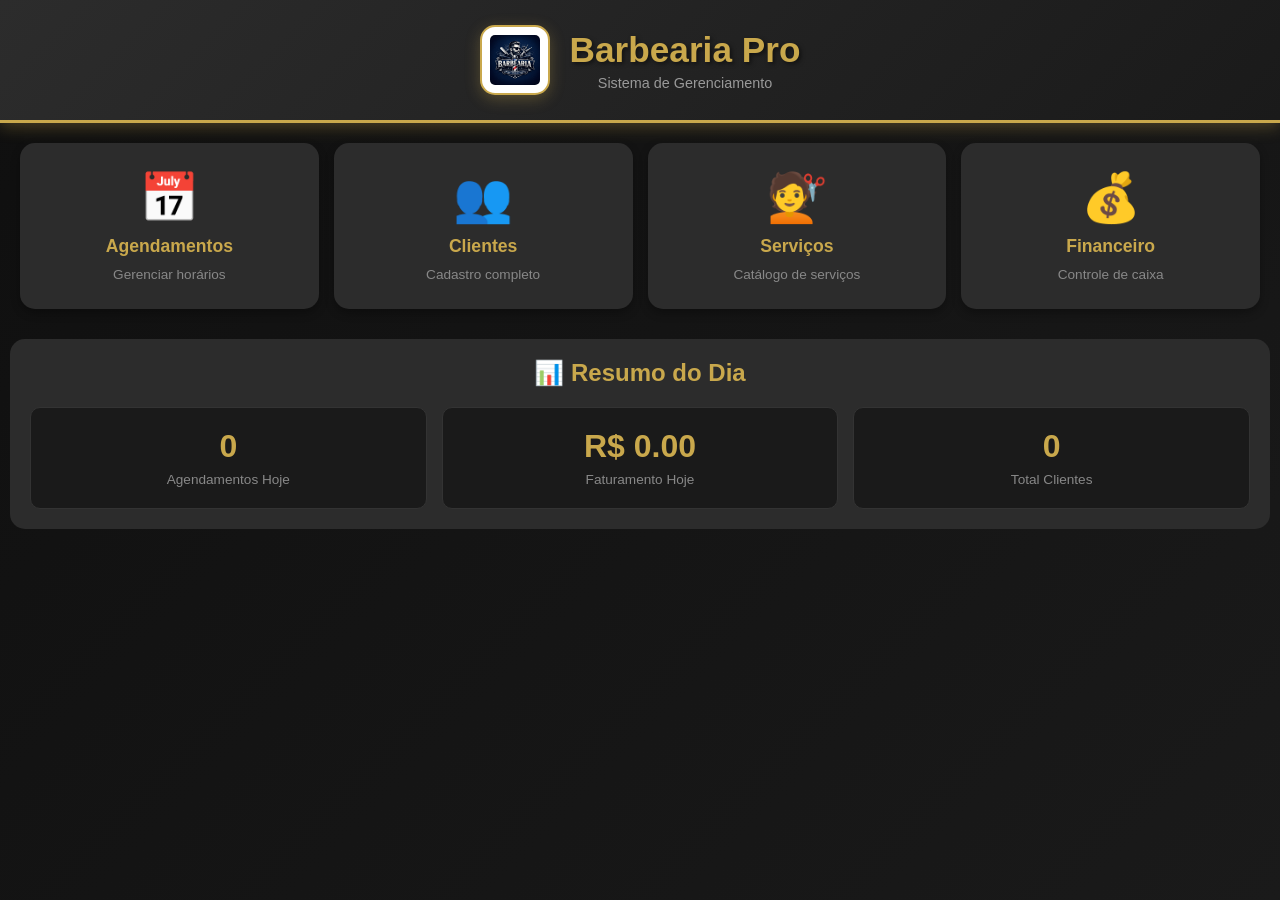
<file: index.html>
<!DOCTYPE html>
<html lang="pt-BR">
<head>
    <meta charset="UTF-8">
    <meta name="viewport" content="width=device-width, initial-scale=1.0">
    <meta name="theme-color" content="#c9a84c">
    <meta name="apple-mobile-web-app-capable" content="yes">
    <meta name="apple-mobile-web-app-status-bar-style" content="black-translucent">
    <title>Barbearia Pro - Sistema Completo</title>
    <link rel="stylesheet" href="styles.css">
    <link rel="manifest" href="manifest.json">
</head>
<body>
  <!-- HEADER COM LOGO -->
    <header class="main-header">
        <div class="header-top">
            <img src="logo.png" alt="Barbearia Pro" class="logo-img">
            <div class="header-text">
                <h1>Barbearia Pro</h1>
                <p class="subtitle">Sistema de Gerenciamento</p>
            </div>
        </div>
    </header>

    <nav class="main-nav">
        <a href="agendamento.html" class="nav-card">
            <div class="nav-icon">📅</div>
            <h3>Agendamentos</h3>
            <p>Gerenciar horários</p>
        </a>
        <a href="clientes.html" class="nav-card">
            <div class="nav-icon">👥</div>
            <h3>Clientes</h3>
            <p>Cadastro completo</p>
        </a>
        <a href="servicos.html" class="nav-card">
            <div class="nav-icon">💇</div>
            <h3>Serviços</h3>
            <p>Catálogo de serviços</p>
        </a>
        <a href="financeiro.html" class="nav-card">
            <div class="nav-icon">💰</div>
            <h3>Financeiro</h3>
            <p>Controle de caixa</p>
        </a>
    </nav>

    <div class="dashboard">
        <h2>📊 Resumo do Dia</h2>
        <div id="resumoDiario" class="resumo-grid">
            <div class="resumo-card">
                <span class="resumo-numero" id="totalAgendamentos">0</span>
                <span class="resumo-label">Agendamentos Hoje</span>
            </div>
            <div class="resumo-card">
                <span class="resumo-numero" id="totalFaturamento">R$ 0</span>
                <span class="resumo-label">Faturamento Hoje</span>
            </div>
            <div class="resumo-card">
                <span class="resumo-numero" id="totalClientes">0</span>
                <span class="resumo-label">Total Clientes</span>
            </div>
        </div>
    </div>

    <script src="app.js"></script>
    <script>
        if ('serviceWorker' in navigator) {
            window.addEventListener('load', function() {
                navigator.serviceWorker.register('/sw.js').then(function(registration) {
                    console.log('ServiceWorker registrado com sucesso:', registration.scope);
                }, function(err) {
                    console.log('Falha ao registrar ServiceWorker:', err);
                });
            });
        }
    </script>
</body>
</html>
</file>
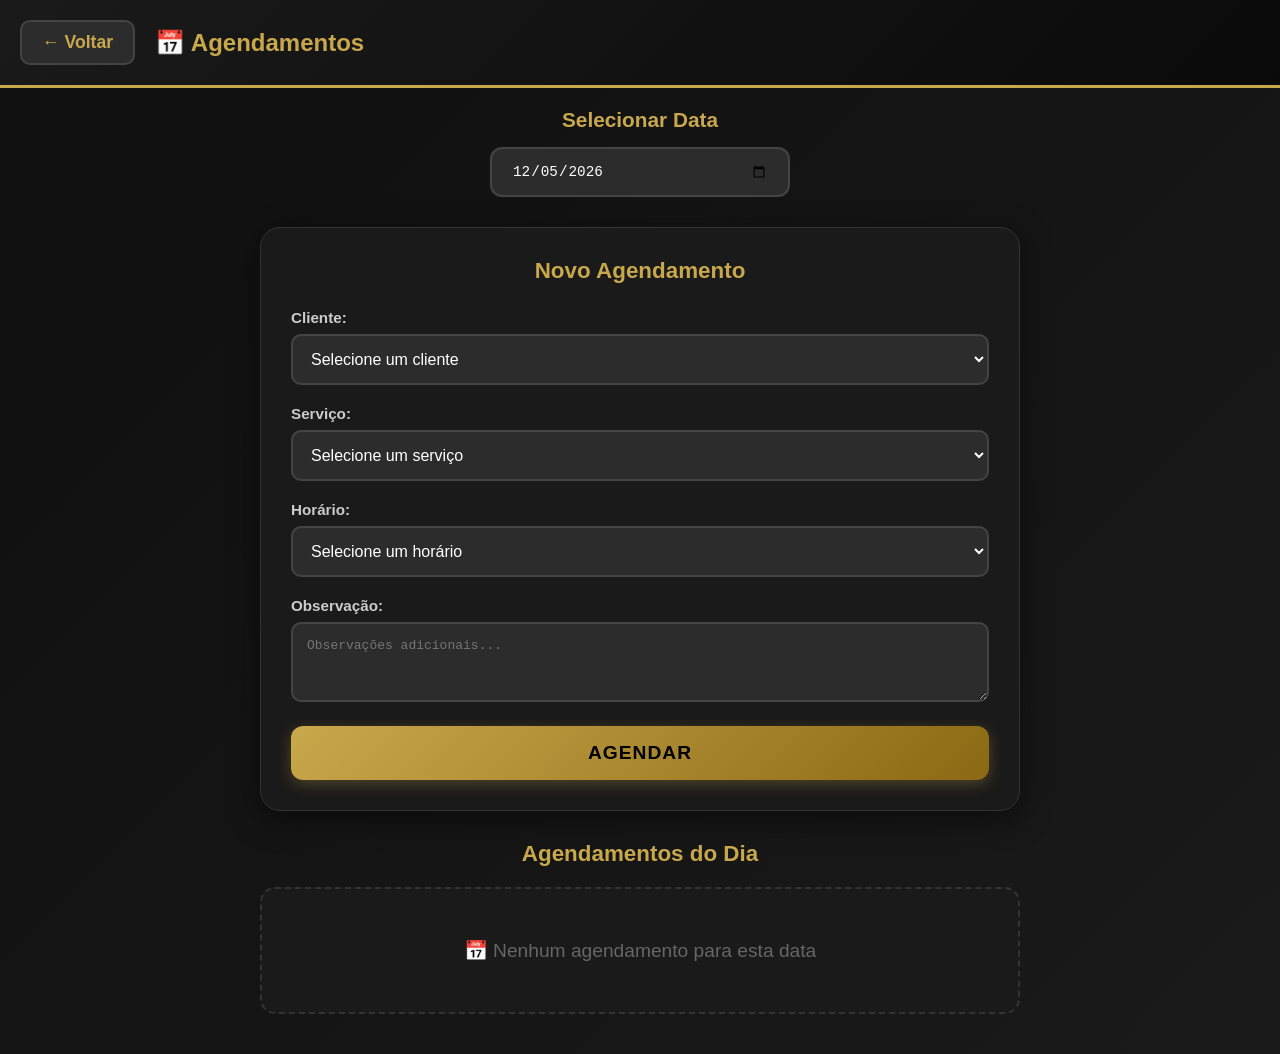
<file: agendamento.html>
<!DOCTYPE html>
<html lang="pt-BR">
<head>
    <meta charset="UTF-8">
    <meta name="viewport" content="width=device-width, initial-scale=1.0">
    <title>Agendamentos - Barbearia Pro</title>
    <link rel="stylesheet" href="styles.css">
    <link rel="stylesheet" href="agendamento.css">
    <link rel="manifest" href="manifest.json">
</head>
<body>
    <header class="page-header">
        <a href="index.html" class="back-btn">← Voltar</a>
        <h2>📅 Agendamentos</h2>
    </header>

    <div class="container">
        <div class="calendario-container">
            <h3>Selecionar Data</h3>
            <input type="date" id="dataAgendamento" class="date-input">
        </div>

        <form id="formAgendamento" class="form-agendamento">
            <h3>Novo Agendamento</h3>
            <div class="form-group">
                <label for="clienteSelect">Cliente:</label>
                <select id="clienteSelect" required>
                    <option value="">Selecione um cliente</option>
                </select>
            </div>
            <div class="form-group">
                <label for="servicoSelect">Serviço:</label>
                <select id="servicoSelect" required>
                    <option value="">Selecione um serviço</option>
                </select>
            </div>
            <div class="form-group">
                <label for="horarioSelect">Horário:</label>
                <select id="horarioSelect" required>
                    <option value="">Selecione um horário</option>
                </select>
            </div>
            <div class="form-group">
                <label for="observacao">Observação:</label>
                <textarea id="observacao" rows="3" placeholder="Observações adicionais..."></textarea>
            </div>
            <button type="submit" class="btn-primary">Agendar</button>
        </form>

        <div class="agendamentos-lista">
            <h3>Agendamentos do Dia</h3>
            <div id="listaAgendamentos"></div>
        </div>
    </div>

    <script src="app.js"></script>
    <script src="agendamento.js"></script>
    <script>
        if ('serviceWorker' in navigator) {
            navigator.serviceWorker.register('/sw.js');
        }
    </script>
</body>
</html>
</file>
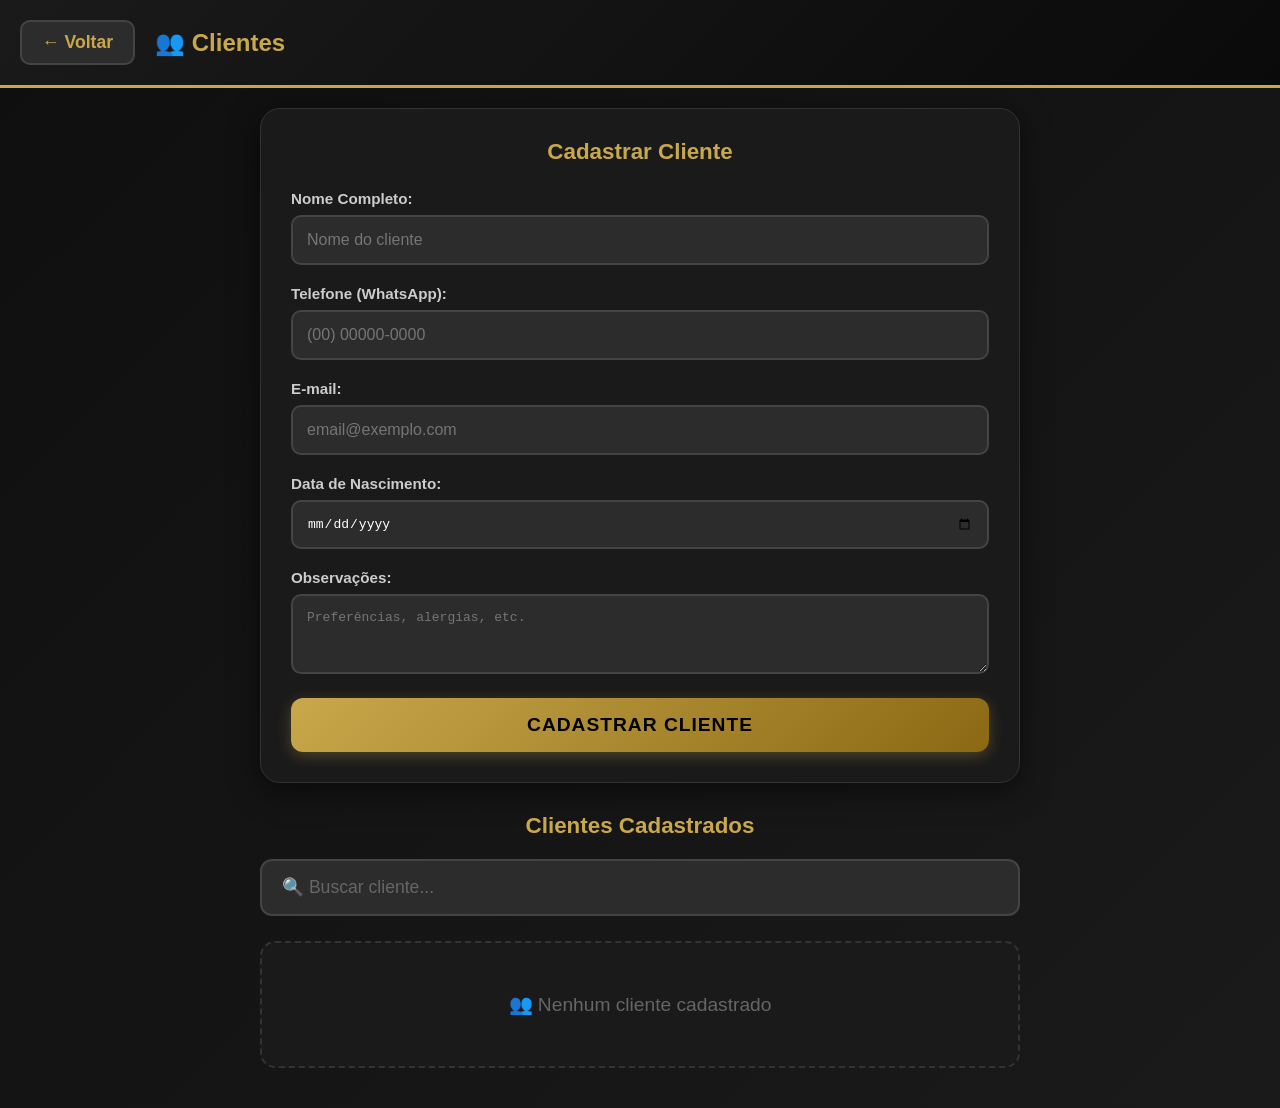
<file: clientes.html>
<!DOCTYPE html>
<html lang="pt-BR">
<head>
    <meta charset="UTF-8">
    <meta name="viewport" content="width=device-width, initial-scale=1.0">
    <title>Clientes - Barbearia Pro</title>
    <link rel="stylesheet" href="styles.css">
    <link rel="stylesheet" href="clientes.css">
    <link rel="manifest" href="manifest.json">
</head>
<body>
    <header class="page-header">
        <a href="index.html" class="back-btn">← Voltar</a>
        <h2>👥 Clientes</h2>
    </header>

    <div class="container">
        <div class="form-section">
            <h3>Cadastrar Cliente</h3>
            <form id="formCliente">
                <div class="form-group">
                    <label for="nomeCliente">Nome Completo:</label>
                    <input type="text" id="nomeCliente" required placeholder="Nome do cliente">
                </div>
                <div class="form-group">
                    <label for="telefoneCliente">Telefone (WhatsApp):</label>
                    <input type="tel" id="telefoneCliente" required placeholder="(00) 00000-0000" maxlength="15">
                </div>
                <div class="form-group">
                    <label for="emailCliente">E-mail:</label>
                    <input type="email" id="emailCliente" placeholder="email@exemplo.com">
                </div>
                <div class="form-group">
                    <label for="nascimentoCliente">Data de Nascimento:</label>
                    <input type="date" id="nascimentoCliente">
                </div>
                <div class="form-group">
                    <label for="observacaoCliente">Observações:</label>
                    <textarea id="observacaoCliente" rows="3" placeholder="Preferências, alergias, etc."></textarea>
                </div>
                <button type="submit" class="btn-primary">Cadastrar Cliente</button>
            </form>
        </div>

        <div class="lista-section">
            <h3>Clientes Cadastrados</h3>
            <div class="search-box">
                <input type="text" id="buscaCliente" placeholder="🔍 Buscar cliente..." class="search-input">
            </div>
            <div id="listaClientes"></div>
        </div>
    </div>

    <script src="app.js"></script>
    <script src="clientes.js"></script>
    <script>
        if ('serviceWorker' in navigator) {
            navigator.serviceWorker.register('/sw.js');
        }
    </script>
</body>
</html>
</file>
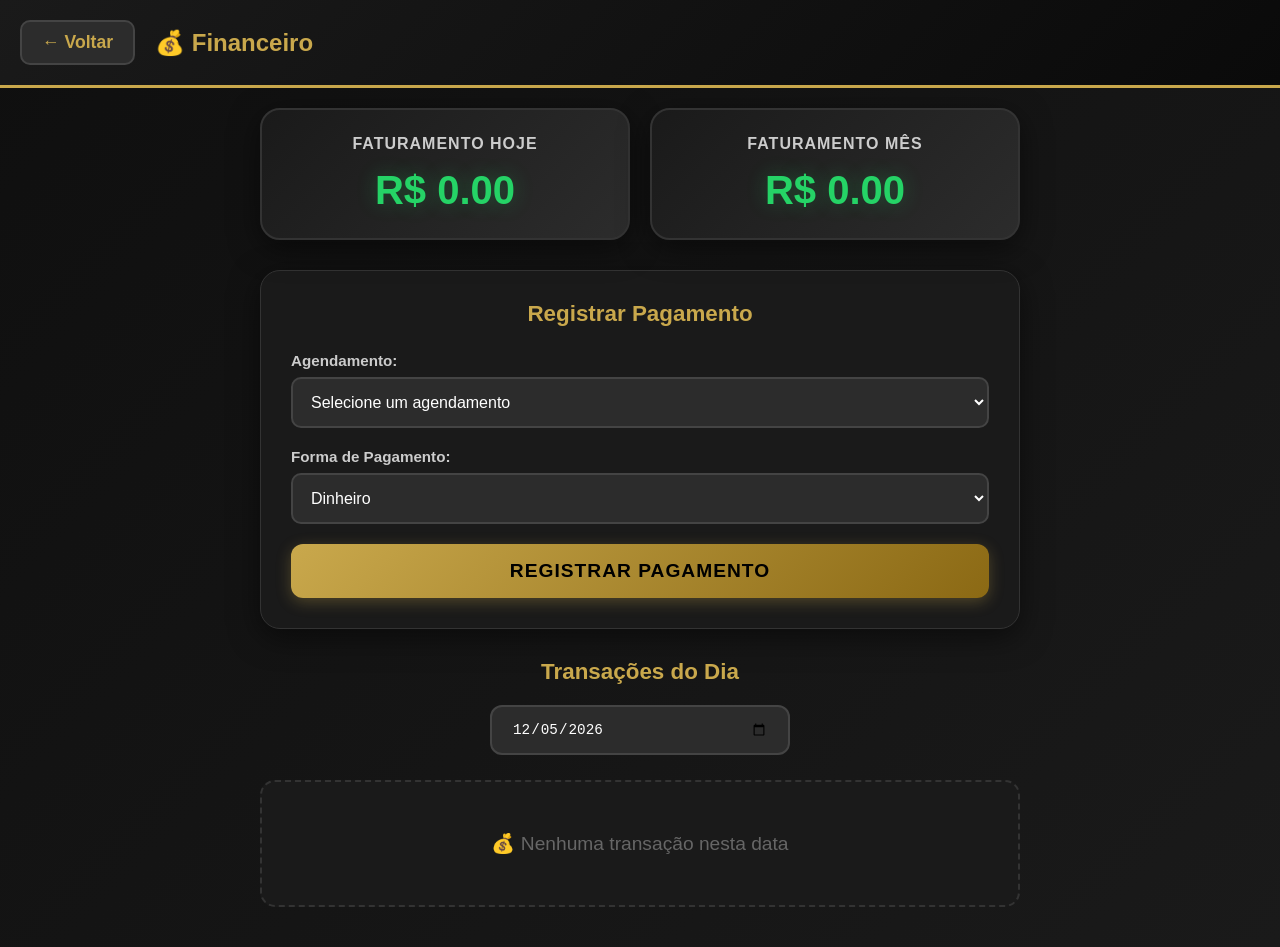
<file: financeiro.html>
<!DOCTYPE html>
<html lang="pt-BR">
<head>
    <meta charset="UTF-8">
    <meta name="viewport" content="width=device-width, initial-scale=1.0">
    <title>Financeiro - Barbearia Pro</title>
    <link rel="stylesheet" href="styles.css">
    <link rel="stylesheet" href="financeiro.css">
    <link rel="manifest" href="manifest.json">
</head>
<body>
    <header class="page-header">
        <a href="index.html" class="back-btn">← Voltar</a>
        <h2>💰 Financeiro</h2>
    </header>

    <div class="container">
        <div class="resumo-financeiro">
            <div class="card-financeiro">
                <h3>Faturamento Hoje</h3>
                <span id="faturamentoHoje" class="valor-destaque">R$ 0,00</span>
            </div>
            <div class="card-financeiro">
                <h3>Faturamento Mês</h3>
                <span id="faturamentoMes" class="valor-destaque">R$ 0,00</span>
            </div>
        </div>

        <div class="form-section">
            <h3>Registrar Pagamento</h3>
            <form id="formPagamento">
                <div class="form-group">
                    <label for="agendamentoPagamento">Agendamento:</label>
                    <select id="agendamentoPagamento" required>
                        <option value="">Selecione um agendamento</option>
                    </select>
                </div>
                <div class="form-group">
                    <label for="formaPagamento">Forma de Pagamento:</label>
                    <select id="formaPagamento" required>
                        <option value="dinheiro">Dinheiro</option>
                        <option value="cartao_credito">Cartão de Crédito</option>
                        <option value="cartao_debito">Cartão de Débito</option>
                        <option value="pix">PIX</option>
                    </select>
                </div>
                <button type="submit" class="btn-primary">Registrar Pagamento</button>
            </form>
        </div>

        <div class="lista-section">
            <h3>Transações do Dia</h3>
            <div class="filtro-data">
                <input type="date" id="filtroDataFinanceiro" class="date-input">
            </div>
            <div id="listaTransacoes"></div>
        </div>
    </div>

    <script src="app.js"></script>
    <script src="financeiro.js"></script>
    <script>
        if ('serviceWorker' in navigator) {
            navigator.serviceWorker.register('/sw.js');
        }
    </script>
</body>
</html>
</file>
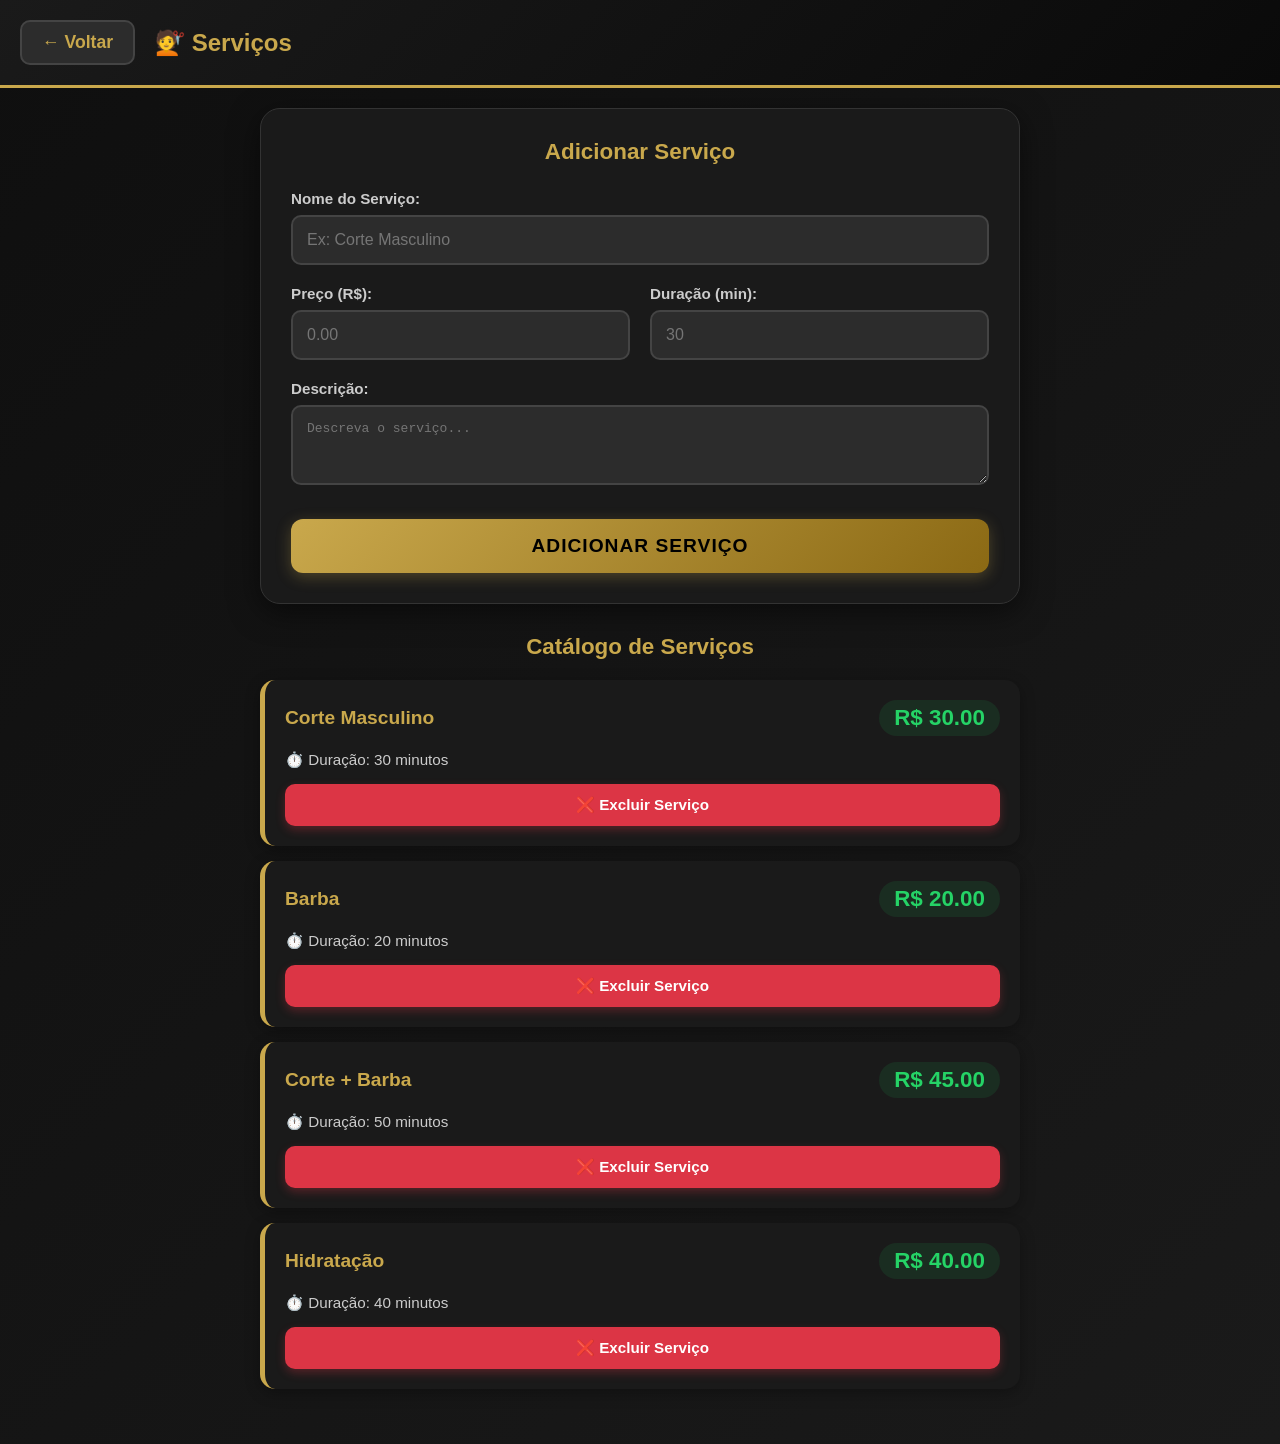
<file: servicos.html>
<!DOCTYPE html>
<html lang="pt-BR">
<head>
    <meta charset="UTF-8">
    <meta name="viewport" content="width=device-width, initial-scale=1.0">
    <title>Serviços - Barbearia Pro</title>
    <link rel="stylesheet" href="styles.css">
    <link rel="stylesheet" href="servicos.css">
    <link rel="manifest" href="manifest.json">
</head>
<body>
    <header class="page-header">
        <a href="index.html" class="back-btn">← Voltar</a>
        <h2>💇 Serviços</h2>
    </header>

    <div class="container">
        <div class="form-section">
            <h3>Adicionar Serviço</h3>
            <form id="formServico">
                <div class="form-group">
                    <label for="nomeServico">Nome do Serviço:</label>
                    <input type="text" id="nomeServico" required placeholder="Ex: Corte Masculino">
                </div>
                <div class="form-row">
                    <div class="form-group">
                        <label for="precoServico">Preço (R$):</label>
                        <input type="number" id="precoServico" required placeholder="0.00" step="0.01" min="0">
                    </div>
                    <div class="form-group">
                        <label for="duracaoServico">Duração (min):</label>
                        <input type="number" id="duracaoServico" required placeholder="30" min="5" max="180">
                    </div>
                </div>
                <div class="form-group">
                    <label for="descricaoServico">Descrição:</label>
                    <textarea id="descricaoServico" rows="3" placeholder="Descreva o serviço..."></textarea>
                </div>
                <button type="submit" class="btn-primary">Adicionar Serviço</button>
            </form>
        </div>

        <div class="lista-section">
            <h3>Catálogo de Serviços</h3>
            <div id="listaServicos"></div>
        </div>
    </div>

    <script src="app.js"></script>
    <script src="servicos.js"></script>
    <script>
        if ('serviceWorker' in navigator) {
            navigator.serviceWorker.register('/sw.js');
        }
    </script>
</body>
</html>
</file>
<file: styles.css>
* {
    margin: 0;
    padding: 0;
    box-sizing: border-box;
}

:root {
    --primary-color: #c9a84c;
    --secondary-color: #1a1a1a;
    --accent-color: #2c2c2c;
    --text-color: #ffffff;
    --danger-color: #dc3545;
    --success-color: #28a745;
    --warning-color: #ffc107;
}

body {
    font-family: 'Segoe UI', Tahoma, Geneva, Verdana, sans-serif;
    background: linear-gradient(135deg, #0f0f0f, #1a1a1a);
    color: var(--text-color);
    min-height: 100vh;
    padding-bottom: 20px;
}

/* HEADER COM LOGO */
.main-header {
    background: linear-gradient(135deg, #1a1a1a, #0a0a0a);
    padding: 20px;
    border-bottom: 3px solid var(--primary-color);
}

.header-top {
    display: flex;
    align-items: center;
    justify-content: center;
    gap: 20px;
    max-width: 500px;
    margin: 0 auto;
}

.logo-img {
    width: 70px;
    height: 70px;
    border-radius: 15px;
    object-fit: contain;
    background: #fff;
    padding: 8px;
    box-shadow: 0 4px 15px rgba(201, 168, 76, 0.3);
    border: 2px solid var(--primary-color);
}

.header-text h1 {
    font-size: 2em;
    color: var(--primary-color);
    margin: 0;
    text-shadow: 2px 2px 4px rgba(0,0,0,0.5);
}

.header-text .subtitle {
    color: #999;
    margin: 5px 0 0 0;
    font-size: 0.9em;
}

/* RESPONSIVO */
@media (max-width: 480px) {
    .header-top {
        flex-direction: column;
        text-align: center;
    }
    
    .logo-img {
        width: 60px;
        height: 60px;
    }
    
    .header-text h1 {
        font-size: 1.5em;
    }
}

.main-header {
    background: linear-gradient(135deg, var(--accent-color), var(--secondary-color));
    padding: 25px 20px;
    text-align: center;
    border-bottom: 3px solid var(--primary-color);
    box-shadow: 0 4px 15px rgba(201, 168, 76, 0.3);
}

.main-header h1 {
    font-size: 2.2em;
    color: var(--primary-color);
    text-shadow: 2px 2px 4px rgba(0,0,0,0.5);
}

.subtitle {
    color: #999;
    margin-top: 5px;
    font-size: 0.9em;
}

.main-nav {
    display: grid;
    grid-template-columns: repeat(auto-fit, minmax(150px, 1fr));
    gap: 15px;
    padding: 20px;
}

.nav-card {
    background: var(--accent-color);
    padding: 25px 15px;
    border-radius: 15px;
    text-align: center;
    text-decoration: none;
    color: var(--text-color);
    transition: all 0.3s ease;
    border: 2px solid transparent;
    box-shadow: 0 4px 10px rgba(0,0,0,0.3);
}

.nav-card:hover, .nav-card:active {
    border-color: var(--primary-color);
    transform: translateY(-5px);
    box-shadow: 0 8px 20px rgba(201, 168, 76, 0.4);
}

.nav-icon {
    font-size: 3em;
    margin-bottom: 10px;
    display: block;
}

.nav-card h3 {
    color: var(--primary-color);
    margin: 10px 0;
    font-size: 1.1em;
}

.nav-card p {
    color: #888;
    font-size: 0.85em;
}

.dashboard {
    padding: 20px;
    margin: 10px;
    background: var(--accent-color);
    border-radius: 15px;
}

.dashboard h2 {
    color: var(--primary-color);
    margin-bottom: 20px;
    text-align: center;
}

.resumo-grid {
    display: grid;
    grid-template-columns: repeat(auto-fit, minmax(120px, 1fr));
    gap: 15px;
}

.resumo-card {
    background: var(--secondary-color);
    padding: 20px;
    border-radius: 10px;
    text-align: center;
    border: 1px solid #333;
}

.resumo-numero {
    display: block;
    font-size: 2em;
    color: var(--primary-color);
    font-weight: bold;
    margin-bottom: 5px;
}

.resumo-label {
    font-size: 0.85em;
    color: #888;
}

@media (max-width: 480px) {
    .main-header h1 {
        font-size: 1.8em;
    }
    
    .nav-card {
        padding: 20px 10px;
    }
    
    .nav-icon {
        font-size: 2.5em;
    }
}
</file>
<file: agendamento.css>
/* ============================================ */
/* ESTILOS DA PÁGINA DE AGENDAMENTOS           */
/* ============================================ */

.page-header {
    background: linear-gradient(135deg, #1a1a1a, #0a0a0a);
    padding: 20px;
    display: flex;
    align-items: center;
    gap: 20px;
    border-bottom: 3px solid #c9a84c;
}

.page-header h2 {
    color: #c9a84c;
    margin: 0;
    font-size: 1.5em;
}

.back-btn {
    color: #c9a84c;
    text-decoration: none;
    font-size: 1.1em;
    padding: 10px 20px;
    background: #2c2c2c;
    border-radius: 10px;
    transition: all 0.3s;
    font-weight: bold;
    border: 2px solid #444;
}

.back-btn:hover {
    background: #3a3a3a;
    border-color: #c9a84c;
}

.container {
    padding: 20px;
    max-width: 800px;
    margin: 0 auto;
}

/* CALENDÁRIO */
.calendario-container {
    margin-bottom: 30px;
    text-align: center;
}

.calendario-container h3 {
    color: #c9a84c;
    margin-bottom: 15px;
    font-size: 1.3em;
}

.date-input {
    background: #2c2c2c;
    color: #fff;
    border: 2px solid #444;
    padding: 14px 20px;
    border-radius: 12px;
    font-size: 1.1em;
    width: 100%;
    max-width: 300px;
    transition: all 0.3s;
}

.date-input:focus {
    border-color: #c9a84c;
    outline: none;
    box-shadow: 0 0 15px rgba(201, 168, 76, 0.2);
}

/* FORMULÁRIO */
.form-agendamento {
    background: #1a1a1a;
    padding: 30px;
    border-radius: 20px;
    margin-bottom: 30px;
    box-shadow: 0 8px 30px rgba(0,0,0,0.5);
    border: 1px solid #333;
}

.form-agendamento h3 {
    color: #c9a84c;
    margin-bottom: 25px;
    text-align: center;
    font-size: 1.4em;
}

.form-group {
    margin-bottom: 20px;
}

.form-group label {
    display: block;
    margin-bottom: 8px;
    color: #ccc;
    font-weight: bold;
    font-size: 0.95em;
}

.form-group select,
.form-group textarea {
    width: 100%;
    padding: 14px;
    background: #2c2c2c;
    color: #fff;
    border: 2px solid #444;
    border-radius: 10px;
    font-size: 1em;
    transition: all 0.3s;
}

.form-group select:focus,
.form-group textarea:focus {
    border-color: #c9a84c;
    outline: none;
    box-shadow: 0 0 15px rgba(201, 168, 76, 0.2);
}

.form-group textarea {
    resize: vertical;
    min-height: 80px;
}

/* BOTÃO PRINCIPAL - AGENDAR */
.btn-primary {
    width: 100%;
    padding: 16px;
    background: linear-gradient(135deg, #c9a84c, #8b6914);
    color: #000;
    border: none;
    border-radius: 12px;
    font-size: 1.2em;
    font-weight: bold;
    cursor: pointer;
    transition: all 0.3s;
    letter-spacing: 1px;
    text-transform: uppercase;
    box-shadow: 0 4px 15px rgba(201, 168, 76, 0.3);
}

.btn-primary:hover {
    transform: translateY(-3px);
    box-shadow: 0 8px 25px rgba(201, 168, 76, 0.5);
    background: linear-gradient(135deg, #d4b35c, #9e7d18);
}

.btn-primary:active {
    transform: translateY(-1px);
}

/* LISTA DE AGENDAMENTOS */
.agendamentos-lista {
    margin-top: 30px;
}

.agendamentos-lista h3 {
    color: #c9a84c;
    margin-bottom: 20px;
    text-align: center;
    font-size: 1.4em;
}

.agendamento-card {
    background: #1a1a1a;
    padding: 20px;
    border-radius: 15px;
    margin-bottom: 15px;
    border-left: 5px solid #c9a84c;
    box-shadow: 0 4px 15px rgba(0,0,0,0.3);
    transition: all 0.3s;
}

.agendamento-card:hover {
    transform: translateX(5px);
    border-left-color: #25D366;
}

.agendamento-header {
    display: flex;
    justify-content: space-between;
    align-items: center;
    margin-bottom: 15px;
    flex-wrap: wrap;
    gap: 10px;
}

.agendamento-nome {
    font-size: 1.2em;
    color: #c9a84c;
    font-weight: bold;
}

.agendamento-horario {
    background: #c9a84c;
    color: #000;
    padding: 8px 18px;
    border-radius: 25px;
    font-weight: bold;
    font-size: 0.95em;
}

.agendamento-info {
    margin-bottom: 15px;
    color: #ccc;
}

.agendamento-info div {
    margin-bottom: 5px;
    font-size: 0.95em;
}

.agendamento-acoes {
    display: flex;
    gap: 10px;
    flex-wrap: wrap;
}

/* BOTÃO WHATSAPP - VERDE */
.btn-whatsapp {
    flex: 1;
    padding: 12px;
    background: #25D366;
    color: #fff;
    border: none;
    border-radius: 10px;
    cursor: pointer;
    text-decoration: none;
    text-align: center;
    font-weight: bold;
    font-size: 0.95em;
    transition: all 0.3s;
    box-shadow: 0 4px 10px rgba(37, 211, 102, 0.3);
}

.btn-whatsapp:hover {
    background: #128C7E;
    transform: translateY(-2px);
    box-shadow: 0 6px 15px rgba(37, 211, 102, 0.5);
}

/* BOTÃO CANCELAR - VERMELHO */
.btn-cancelar {
    padding: 12px 20px;
    background: #dc3545;
    color: #fff;
    border: none;
    border-radius: 10px;
    cursor: pointer;
    font-weight: bold;
    font-size: 0.95em;
    transition: all 0.3s;
    box-shadow: 0 4px 10px rgba(220, 53, 69, 0.3);
}

.btn-cancelar:hover {
    background: #c82333;
    transform: translateY(-2px);
    box-shadow: 0 6px 15px rgba(220, 53, 69, 0.5);
}

/* ESTADO VAZIO */
.empty-state {
    text-align: center;
    padding: 50px 20px;
    color: #666;
    font-size: 1.2em;
    background: #1a1a1a;
    border-radius: 15px;
    border: 2px dashed #333;
}

/* RESPONSIVO */
@media (max-width: 480px) {
    .page-header {
        flex-direction: column;
        text-align: center;
        gap: 10px;
    }
    
    .form-agendamento {
        padding: 20px;
    }
    
    .agendamento-acoes {
        flex-direction: column;
    }
    
    .btn-whatsapp,
    .btn-cancelar {
        width: 100%;
    }
}
</file>
<file: clientes.css>
/* ============================================ */
/* ESTILOS DA PÁGINA DE CLIENTES               */
/* ============================================ */

.page-header {
    background: linear-gradient(135deg, #1a1a1a, #0a0a0a);
    padding: 20px;
    display: flex;
    align-items: center;
    gap: 20px;
    border-bottom: 3px solid #c9a84c;
}

.page-header h2 {
    color: #c9a84c;
    margin: 0;
    font-size: 1.5em;
}

.back-btn {
    color: #c9a84c;
    text-decoration: none;
    font-size: 1.1em;
    padding: 10px 20px;
    background: #2c2c2c;
    border-radius: 10px;
    transition: all 0.3s;
    font-weight: bold;
    border: 2px solid #444;
}

.back-btn:hover {
    background: #3a3a3a;
    border-color: #c9a84c;
}

.container {
    padding: 20px;
    max-width: 800px;
    margin: 0 auto;
}

/* FORMULÁRIO DE CADASTRO */
.form-section {
    background: #1a1a1a;
    padding: 30px;
    border-radius: 20px;
    margin-bottom: 30px;
    box-shadow: 0 8px 30px rgba(0,0,0,0.5);
    border: 1px solid #333;
}

.form-section h3 {
    color: #c9a84c;
    margin-bottom: 25px;
    text-align: center;
    font-size: 1.4em;
}

.form-group {
    margin-bottom: 20px;
}

.form-group label {
    display: block;
    margin-bottom: 8px;
    color: #ccc;
    font-weight: bold;
    font-size: 0.95em;
}

.form-group input,
.form-group textarea {
    width: 100%;
    padding: 14px;
    background: #2c2c2c;
    color: #fff;
    border: 2px solid #444;
    border-radius: 10px;
    font-size: 1em;
    transition: all 0.3s;
}

.form-group input:focus,
.form-group textarea:focus {
    border-color: #c9a84c;
    outline: none;
    box-shadow: 0 0 15px rgba(201, 168, 76, 0.2);
}

.form-group textarea {
    resize: vertical;
    min-height: 80px;
}

/* BOTÃO CADASTRAR - DOURADO */
.btn-primary {
    width: 100%;
    padding: 16px;
    background: linear-gradient(135deg, #c9a84c, #8b6914);
    color: #000;
    border: none;
    border-radius: 12px;
    font-size: 1.2em;
    font-weight: bold;
    cursor: pointer;
    transition: all 0.3s;
    letter-spacing: 1px;
    text-transform: uppercase;
    box-shadow: 0 4px 15px rgba(201, 168, 76, 0.3);
}

.btn-primary:hover {
    transform: translateY(-3px);
    box-shadow: 0 8px 25px rgba(201, 168, 76, 0.5);
    background: linear-gradient(135deg, #d4b35c, #9e7d18);
}

.btn-primary:active {
    transform: translateY(-1px);
}

/* LISTA DE CLIENTES */
.lista-section {
    margin-top: 30px;
}

.lista-section h3 {
    color: #c9a84c;
    margin-bottom: 20px;
    text-align: center;
    font-size: 1.4em;
}

/* CAMPO DE BUSCA */
.search-box {
    margin-bottom: 25px;
}

.search-input {
    width: 100%;
    padding: 16px 20px;
    background: #2c2c2c;
    color: #fff;
    border: 2px solid #444;
    border-radius: 12px;
    font-size: 1.1em;
    transition: all 0.3s;
}

.search-input:focus {
    border-color: #c9a84c;
    outline: none;
    box-shadow: 0 0 15px rgba(201, 168, 76, 0.2);
}

.search-input::placeholder {
    color: #666;
}

/* CARD DO CLIENTE */
.cliente-card {
    background: #1a1a1a;
    padding: 20px;
    border-radius: 15px;
    margin-bottom: 15px;
    border-left: 5px solid #c9a84c;
    box-shadow: 0 4px 15px rgba(0,0,0,0.3);
    transition: all 0.3s;
}

.cliente-card:hover {
    transform: translateX(5px);
    border-left-color: #25D366;
}

.cliente-header {
    display: flex;
    justify-content: space-between;
    align-items: center;
    margin-bottom: 15px;
    flex-wrap: wrap;
    gap: 10px;
}

.cliente-nome {
    font-size: 1.2em;
    color: #c9a84c;
    font-weight: bold;
}

.cliente-telefone {
    color: #25D366;
    font-weight: bold;
    font-size: 0.95em;
    background: rgba(37, 211, 102, 0.1);
    padding: 5px 15px;
    border-radius: 20px;
}

.cliente-info {
    color: #ccc;
    margin-bottom: 15px;
}

.cliente-info div {
    margin-bottom: 5px;
    font-size: 0.95em;
}

.cliente-acoes {
    display: flex;
    gap: 10px;
    flex-wrap: wrap;
}

/* BOTÃO WHATSAPP - VERDE */
.btn-whatsapp-cliente {
    flex: 1;
    padding: 12px;
    background: #25D366;
    color: #fff;
    border: none;
    border-radius: 10px;
    cursor: pointer;
    text-decoration: none;
    text-align: center;
    font-weight: bold;
    font-size: 0.9em;
    transition: all 0.3s;
    box-shadow: 0 4px 10px rgba(37, 211, 102, 0.3);
}

.btn-whatsapp-cliente:hover {
    background: #128C7E;
    transform: translateY(-2px);
    box-shadow: 0 6px 15px rgba(37, 211, 102, 0.5);
}

/* BOTÃO EDITAR - AZUL */
.btn-editar {
    flex: 1;
    padding: 12px;
    background: #0066ff;
    color: #fff;
    border: none;
    border-radius: 10px;
    cursor: pointer;
    font-weight: bold;
    font-size: 0.9em;
    transition: all 0.3s;
    box-shadow: 0 4px 10px rgba(0, 102, 255, 0.3);
}

.btn-editar:hover {
    background: #0052cc;
    transform: translateY(-2px);
    box-shadow: 0 6px 15px rgba(0, 102, 255, 0.5);
}

/* BOTÃO EXCLUIR - VERMELHO */
.btn-excluir {
    flex: 1;
    padding: 12px;
    background: #dc3545;
    color: #fff;
    border: none;
    border-radius: 10px;
    cursor: pointer;
    font-weight: bold;
    font-size: 0.9em;
    transition: all 0.3s;
    box-shadow: 0 4px 10px rgba(220, 53, 69, 0.3);
}

.btn-excluir:hover {
    background: #c82333;
    transform: translateY(-2px);
    box-shadow: 0 6px 15px rgba(220, 53, 69, 0.5);
}

/* ESTADO VAZIO */
.empty-state {
    text-align: center;
    padding: 50px 20px;
    color: #666;
    font-size: 1.2em;
    background: #1a1a1a;
    border-radius: 15px;
    border: 2px dashed #333;
}

/* RESPONSIVO */
@media (max-width: 480px) {
    .page-header {
        flex-direction: column;
        text-align: center;
        gap: 10px;
    }
    
    .form-section {
        padding: 20px;
    }
    
    .cliente-acoes {
        flex-direction: column;
    }
    
    .btn-whatsapp-cliente,
    .btn-editar,
    .btn-excluir {
        width: 100%;
    }
}
</file>
<file: financeiro.css>
/* ============================================ */
/* ESTILOS DA PÁGINA FINANCEIRA                */
/* ============================================ */

.page-header {
    background: linear-gradient(135deg, #1a1a1a, #0a0a0a);
    padding: 20px;
    display: flex;
    align-items: center;
    gap: 20px;
    border-bottom: 3px solid #c9a84c;
}

.page-header h2 {
    color: #c9a84c;
    margin: 0;
    font-size: 1.5em;
}

.back-btn {
    color: #c9a84c;
    text-decoration: none;
    font-size: 1.1em;
    padding: 10px 20px;
    background: #2c2c2c;
    border-radius: 10px;
    transition: all 0.3s;
    font-weight: bold;
    border: 2px solid #444;
}

.back-btn:hover {
    background: #3a3a3a;
    border-color: #c9a84c;
}

.container {
    padding: 20px;
    max-width: 800px;
    margin: 0 auto;
}

/* RESUMO FINANCEIRO */
.resumo-financeiro {
    display: grid;
    grid-template-columns: repeat(auto-fit, minmax(200px, 1fr));
    gap: 20px;
    margin-bottom: 30px;
}

.card-financeiro {
    background: linear-gradient(135deg, #1a1a1a, #2c2c2c);
    padding: 25px;
    border-radius: 20px;
    text-align: center;
    border: 2px solid #333;
    box-shadow: 0 8px 30px rgba(0,0,0,0.5);
    transition: all 0.3s;
}

.card-financeiro:hover {
    border-color: #c9a84c;
    transform: translateY(-5px);
}

.card-financeiro h3 {
    color: #ccc;
    margin-bottom: 15px;
    font-size: 1em;
    text-transform: uppercase;
    letter-spacing: 1px;
}

.valor-destaque {
    font-size: 2.5em;
    color: #25D366;
    font-weight: bold;
    display: block;
    text-shadow: 0 0 20px rgba(37, 211, 102, 0.3);
}

/* FORMULÁRIO DE PAGAMENTO */
.form-section {
    background: #1a1a1a;
    padding: 30px;
    border-radius: 20px;
    margin-bottom: 30px;
    box-shadow: 0 8px 30px rgba(0,0,0,0.5);
    border: 1px solid #333;
}

.form-section h3 {
    color: #c9a84c;
    margin-bottom: 25px;
    text-align: center;
    font-size: 1.4em;
}

.form-group {
    margin-bottom: 20px;
}

.form-group label {
    display: block;
    margin-bottom: 8px;
    color: #ccc;
    font-weight: bold;
    font-size: 0.95em;
}

.form-group select {
    width: 100%;
    padding: 14px;
    background: #2c2c2c;
    color: #fff;
    border: 2px solid #444;
    border-radius: 10px;
    font-size: 1em;
    transition: all 0.3s;
    cursor: pointer;
}

.form-group select:focus {
    border-color: #c9a84c;
    outline: none;
    box-shadow: 0 0 15px rgba(201, 168, 76, 0.2);
}

/* BOTÃO REGISTRAR PAGAMENTO - DOURADO */
.btn-primary {
    width: 100%;
    padding: 16px;
    background: linear-gradient(135deg, #c9a84c, #8b6914);
    color: #000;
    border: none;
    border-radius: 12px;
    font-size: 1.2em;
    font-weight: bold;
    cursor: pointer;
    transition: all 0.3s;
    letter-spacing: 1px;
    text-transform: uppercase;
    box-shadow: 0 4px 15px rgba(201, 168, 76, 0.3);
}

.btn-primary:hover {
    transform: translateY(-3px);
    box-shadow: 0 8px 25px rgba(201, 168, 76, 0.5);
    background: linear-gradient(135deg, #d4b35c, #9e7d18);
}

.btn-primary:active {
    transform: translateY(-1px);
}

/* LISTA DE TRANSAÇÕES */
.lista-section {
    margin-top: 30px;
}

.lista-section h3 {
    color: #c9a84c;
    margin-bottom: 20px;
    text-align: center;
    font-size: 1.4em;
}

.filtro-data {
    margin-bottom: 25px;
    text-align: center;
}

.date-input {
    background: #2c2c2c;
    color: #fff;
    border: 2px solid #444;
    padding: 14px 20px;
    border-radius: 12px;
    font-size: 1.1em;
    width: 100%;
    max-width: 300px;
    transition: all 0.3s;
}

.date-input:focus {
    border-color: #c9a84c;
    outline: none;
    box-shadow: 0 0 15px rgba(201, 168, 76, 0.2);
}

/* CARD DE TRANSAÇÃO */
.transacao-card {
    background: #1a1a1a;
    padding: 20px;
    border-radius: 15px;
    margin-bottom: 15px;
    border-left: 5px solid #25D366;
    box-shadow: 0 4px 15px rgba(0,0,0,0.3);
    transition: all 0.3s;
}

.transacao-card:hover {
    transform: translateX(5px);
    border-left-color: #c9a84c;
}

.transacao-header {
    display: flex;
    justify-content: space-between;
    align-items: center;
    margin-bottom: 15px;
    flex-wrap: wrap;
    gap: 10px;
}

.transacao-valor {
    font-size: 1.4em;
    color: #25D366;
    font-weight: bold;
}

.transacao-forma {
    padding: 8px 18px;
    border-radius: 25px;
    font-weight: bold;
    font-size: 0.9em;
}

/* Cores por forma de pagamento */
.forma-dinheiro {
    background: #25D366;
    color: #000;
}

.forma-cartao {
    background: #0066ff;
    color: #fff;
}

.forma-pix {
    background: #9b59b6;
    color: #fff;
}

.forma-debito {
    background: #f39c12;
    color: #000;
}

.transacao-info {
    color: #ccc;
}

.transacao-info div {
    margin-bottom: 5px;
    font-size: 0.95em;
}

/* TOTAL DO DIA */
.total-dia {
    text-align: right;
    margin-bottom: 20px;
    padding: 15px;
    background: rgba(37, 211, 102, 0.1);
    border-radius: 10px;
    color: #25D366;
    font-weight: bold;
    font-size: 1.1em;
    border: 1px solid rgba(37, 211, 102, 0.3);
}

/* ESTADO VAZIO */
.empty-state {
    text-align: center;
    padding: 50px 20px;
    color: #666;
    font-size: 1.2em;
    background: #1a1a1a;
    border-radius: 15px;
    border: 2px dashed #333;
}

/* RESPONSIVO */
@media (max-width: 480px) {
    .page-header {
        flex-direction: column;
        text-align: center;
        gap: 10px;
    }
    
    .form-section {
        padding: 20px;
    }
    
    .resumo-financeiro {
        grid-template-columns: 1fr;
    }
    
    .valor-destaque {
        font-size: 2em;
    }
    
    .transacao-header {
        flex-direction: column;
        align-items: flex-start;
    }
}
</file>
<file: servicos.css>
/* ============================================ */
/* ESTILOS DA PÁGINA DE SERVIÇOS               */
/* ============================================ */

.page-header {
    background: linear-gradient(135deg, #1a1a1a, #0a0a0a);
    padding: 20px;
    display: flex;
    align-items: center;
    gap: 20px;
    border-bottom: 3px solid #c9a84c;
}

.page-header h2 {
    color: #c9a84c;
    margin: 0;
    font-size: 1.5em;
}

.back-btn {
    color: #c9a84c;
    text-decoration: none;
    font-size: 1.1em;
    padding: 10px 20px;
    background: #2c2c2c;
    border-radius: 10px;
    transition: all 0.3s;
    font-weight: bold;
    border: 2px solid #444;
}

.back-btn:hover {
    background: #3a3a3a;
    border-color: #c9a84c;
}

.container {
    padding: 20px;
    max-width: 800px;
    margin: 0 auto;
}

/* FORMULÁRIO */
.form-section {
    background: #1a1a1a;
    padding: 30px;
    border-radius: 20px;
    margin-bottom: 30px;
    box-shadow: 0 8px 30px rgba(0,0,0,0.5);
    border: 1px solid #333;
}

.form-section h3 {
    color: #c9a84c;
    margin-bottom: 25px;
    text-align: center;
    font-size: 1.4em;
}

.form-row {
    display: grid;
    grid-template-columns: 1fr 1fr;
    gap: 20px;
}

.form-group {
    margin-bottom: 20px;
}

.form-group label {
    display: block;
    margin-bottom: 8px;
    color: #ccc;
    font-weight: bold;
    font-size: 0.95em;
}

.form-group input,
.form-group textarea {
    width: 100%;
    padding: 14px;
    background: #2c2c2c;
    color: #fff;
    border: 2px solid #444;
    border-radius: 10px;
    font-size: 1em;
    transition: all 0.3s;
}

.form-group input:focus,
.form-group textarea:focus {
    border-color: #c9a84c;
    outline: none;
    box-shadow: 0 0 15px rgba(201, 168, 76, 0.2);
}

.form-group textarea {
    resize: vertical;
    min-height: 80px;
}

/* BOTÃO ADICIONAR - DOURADO */
.btn-primary {
    width: 100%;
    padding: 16px;
    background: linear-gradient(135deg, #c9a84c, #8b6914);
    color: #000;
    border: none;
    border-radius: 12px;
    font-size: 1.2em;
    font-weight: bold;
    cursor: pointer;
    transition: all 0.3s;
    letter-spacing: 1px;
    text-transform: uppercase;
    box-shadow: 0 4px 15px rgba(201, 168, 76, 0.3);
    margin-top: 10px;
}

.btn-primary:hover {
    transform: translateY(-3px);
    box-shadow: 0 8px 25px rgba(201, 168, 76, 0.5);
    background: linear-gradient(135deg, #d4b35c, #9e7d18);
}

.btn-primary:active {
    transform: translateY(-1px);
}

/* LISTA DE SERVIÇOS */
.lista-section {
    margin-top: 30px;
}

.lista-section h3 {
    color: #c9a84c;
    margin-bottom: 20px;
    text-align: center;
    font-size: 1.4em;
}

/* CARD DO SERVIÇO */
.servico-card {
    background: #1a1a1a;
    padding: 20px;
    border-radius: 15px;
    margin-bottom: 15px;
    border-left: 5px solid #c9a84c;
    box-shadow: 0 4px 15px rgba(0,0,0,0.3);
    transition: all 0.3s;
}

.servico-card:hover {
    transform: translateX(5px);
    border-left-color: #25D366;
}

.servico-header {
    display: flex;
    justify-content: space-between;
    align-items: center;
    margin-bottom: 15px;
    flex-wrap: wrap;
    gap: 10px;
}

.servico-nome {
    font-size: 1.2em;
    color: #c9a84c;
    font-weight: bold;
}

.servico-preco {
    font-size: 1.4em;
    color: #25D366;
    font-weight: bold;
    background: rgba(37, 211, 102, 0.1);
    padding: 5px 15px;
    border-radius: 20px;
}

.servico-info {
    color: #ccc;
    margin-bottom: 15px;
}

.servico-info div {
    margin-bottom: 5px;
    font-size: 0.95em;
}

.servico-acoes {
    display: flex;
    gap: 10px;
}

/* BOTÃO EXCLUIR SERVIÇO - VERMELHO */
.btn-excluir-servico {
    width: 100%;
    padding: 12px;
    background: #dc3545;
    color: #fff;
    border: none;
    border-radius: 10px;
    cursor: pointer;
    font-weight: bold;
    font-size: 0.95em;
    transition: all 0.3s;
    box-shadow: 0 4px 10px rgba(220, 53, 69, 0.3);
}

.btn-excluir-servico:hover {
    background: #c82333;
    transform: translateY(-2px);
    box-shadow: 0 6px 15px rgba(220, 53, 69, 0.5);
}

/* ESTADO VAZIO */
.empty-state {
    text-align: center;
    padding: 50px 20px;
    color: #666;
    font-size: 1.2em;
    background: #1a1a1a;
    border-radius: 15px;
    border: 2px dashed #333;
}

/* RESPONSIVO */
@media (max-width: 480px) {
    .page-header {
        flex-direction: column;
        text-align: center;
        gap: 10px;
    }
    
    .form-section {
        padding: 20px;
    }
    
    .form-row {
        grid-template-columns: 1fr;
    }
    
    .servico-acoes {
        flex-direction: column;
    }
}
</file>
